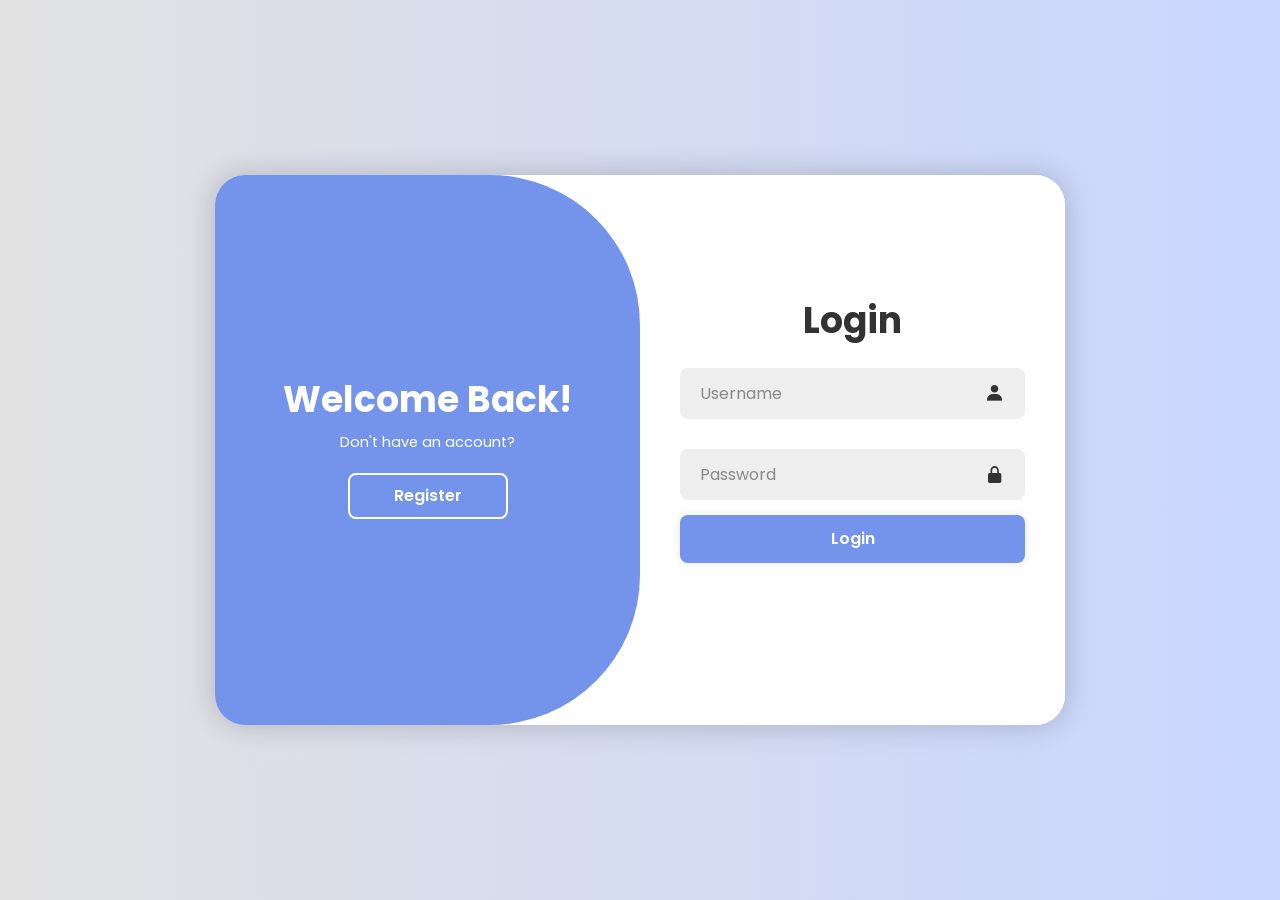
<file: index.html>
<!DOCTYPE html>
<html lang="en">
<head>
    <meta charset="UTF-8">
    <meta name="viewport" content="width=device-width, initial-scale=1.0">
    <title>Jerome - Downloader Regis & Login</title>
    <link rel="stylesheet" href="style.css">
    <link href='https://unpkg.com/boxicons@2.1.4/css/boxicons.min.css' rel='stylesheet'>
</head>
<body>
    <div class="container">
        <div class="form-box login">
            <form id="loginForm">
                <h1>Login</h1>
                <div class="input-box">
                    <input type="text" id="loginUsername" placeholder="Username" required>
                    <i class='bx bxs-user'></i>
                </div>
                <div class="input-box">
                    <input type="password" id="loginPassword" placeholder="Password" required>
                    <i class='bx bxs-lock-alt'></i>
                </div>
                <div class="forgot-link">
                </div>
                <button type="submit" class="btn">Login</button>
                <div id="loginMessage" class="message"></div>
            </form>
        </div>

        <div class="form-box register">
            <form id="registerForm">
                <h1>Registration</h1>
                <div class="input-box">
                    <input type="text" id="regUsername" placeholder="Username" required>
                    <i class='bx bxs-user'></i>
                </div>
                <div class="input-box">
                    <input type="password" id="regPassword" placeholder="Password" required>
                    <i class='bx bxs-lock-alt'></i>
                </div>
                <button type="submit" class="btn">Register</button>
                <div id="registerMessage" class="message"></div>
            </form>
        </div>

        <div class="toggle-box">
            <div class="toggle-panel toggle-left">
                <h1>Welcome Back!</h1>
                <p>Don't have an account?</p>
                <button class="btn register-btn">Register</button>
            </div>

            <div class="toggle-panel toggle-right">
                <h1>Hello, Welcome!</h1>
                <p>Already have an account?</p>
                <button class="btn login-btn">Login</button>
            </div>
        </div>
    </div>

    <!-- No Account Modal -->
    <div id="noAccountModal" class="modal">
        <div class="modal-content">
            <h2>Account Not Found</h2>
            <p>Akun anda belum terdaftar pada web kami. Harap registrasi terlebih dahulu.</p>
            <button id="modalOkBtn" class="btn">OK</button>
        </div>
    </div>

    <script src="script.js"></script>
</body>
</html>
</file>
<file: style.css>
@import url('https://fonts.googleapis.com/css2?family=Poppins:ital,wght@0,100;0,200;0,300;0,400;0,500;0,600;0,700;0,800;0,900;1,100;1,200;1,300;1,400;1,500;1,600;1,700;1,800;1,900&display=swap');

*{
    margin: 0;
    padding: 0;
    box-sizing: border-box;
    font-family: "Poppins", sans-serif;
    text-decoration: none;
    list-style: none;
}

body{
    display: flex;
    justify-content: center;
    align-items: center;
    min-height: 100vh;
    background: linear-gradient(90deg, #e2e2e2, #c9d6ff);
}

.container{
    position: relative;
    width: 850px;
    height: 550px;
    background: #fff;
    margin: 20px;
    border-radius: 30px;
    box-shadow: 0 0 30px rgba(0, 0, 0, .2);
    overflow: hidden;
}

    .container h1{
        font-size: 36px;
        margin: -10px 0;
    }

    .container p{
        font-size: 14.5px;
        margin: 15px 0;
    }

form{ width: 100%; }

.form-box{
    position: absolute;
    right: 0;
    width: 50%;
    height: 100%;
    background: #fff;
    display: flex;
    align-items: center;
    color: #333;
    text-align: center;
    padding: 40px;
    z-index: 1;
    transition: .6s ease-in-out 1.2s, visibility 0s 1s;
}

    .container.active .form-box{ right: 50%; }

    .form-box.register{ visibility: hidden; }
        .container.active .form-box.register{ visibility: visible; }

.input-box{
    position: relative;
    margin: 30px 0;
}

    .input-box input{
        width: 100%;
        padding: 13px 50px 13px 20px;
        background: #eee;
        border-radius: 8px;
        border: none;
        outline: none;
        font-size: 16px;
        color: #333;
        font-weight: 500;
    }

        .input-box input::placeholder{
            color: #888;
            font-weight: 400;
        }
    
    .input-box i{
        position: absolute;
        right: 20px;
        top: 50%;
        transform: translateY(-50%);
        font-size: 20px;
    }

.forgot-link{ margin: -15px 0 15px; }
    .forgot-link a{
        font-size: 14.5px;
        color: #333;
    }

.btn{
    width: 100%;
    height: 48px;
    background: #7494ec;
    border-radius: 8px;
    box-shadow: 0 0 10px rgba(0, 0, 0, .1);
    border: none;
    cursor: pointer;
    font-size: 16px;
    color: #fff;
    font-weight: 600;
}

.social-icons{
    display: flex;
    justify-content: center;
}

    .social-icons a{
        display: inline-flex;
        padding: 10px;
        border: 2px solid #ccc;
        border-radius: 8px;
        font-size: 24px;
        color: #333;
        margin: 0 8px;
    }

.toggle-box{
    position: absolute;
    width: 100%;
    height: 100%;
}

    .toggle-box::before{
        content: '';
        position: absolute;
        left: -250%;
        width: 300%;
        height: 100%;
        background: #7494ec;
        border-radius: 150px;
        z-index: 2;
        transition: 1.8s ease-in-out;
    }

        .container.active .toggle-box::before{ left: 50%; }

.toggle-panel{
    position: absolute;
    width: 50%;
    height: 100%;
    color: #fff;
    display: flex;
    flex-direction: column;
    justify-content: center;
    align-items: center;
    z-index: 2;
    transition: .6s ease-in-out;
}

    .toggle-panel.toggle-left{ 
        left: 0;
        transition-delay: 1.2s; 
    }
        .container.active .toggle-panel.toggle-left{
            left: -50%;
            transition-delay: .6s;
        }

    .toggle-panel.toggle-right{ 
        right: -50%;
        transition-delay: .6s;
    }
        .container.active .toggle-panel.toggle-right{
            right: 0;
            transition-delay: 1.2s;
        }

    .toggle-panel p{ margin-bottom: 20px; }

    .toggle-panel .btn{
        width: 160px;
        height: 46px;
        background: transparent;
        border: 2px solid #fff;
        box-shadow: none;
    }

/* Message Styles */
.message {
    margin-top: 15px;
    padding: 10px;
    border-radius: 8px;
    font-size: 14px;
    text-align: center;
}

.message.error {
    background-color: #ffebee;
    color: #f44336;
}

.message.success {
    background-color: #e8f5e9;
    color: #4caf50;
}

/* Modal Styles */
.modal {
    display: none;
    position: fixed;
    z-index: 100;
    left: 0;
    top: 0;
    width: 100%;
    height: 100%;
    background-color: rgba(0, 0, 0, 0.5);
    justify-content: center;
    align-items: center;
}

.modal-content {
    background-color: #fff;
    padding: 30px;
    border-radius: 15px;
    width: 80%;
    max-width: 400px;
    text-align: center;
    box-shadow: 0 0 20px rgba(0, 0, 0, 0.2);
}

.modal h2 {
    color: #333;
    margin-bottom: 15px;
}

.modal p {
    color: #555;
    margin-bottom: 25px;
}

#modalOkBtn {
    width: 100px;
    background: #7494ec;
}

@media screen and (max-width: 650px){
    .container{ height: calc(100vh - 40px); }

    .form-box{
        bottom: 0;
        width: 100%;
        height: 70%;
    }

        .container.active .form-box{
            right: 0;
            bottom: 30%;
        }

    .toggle-box::before{
        left: 0;
        top: -270%;
        width: 100%;
        height: 300%;
        border-radius: 20vw;
    }

        .container.active .toggle-box::before{
            left: 0;
            top: 70%;
        }

        .container.active .toggle-panel.toggle-left{
            left: 0;
            top: -30%;
        }

    .toggle-panel{ 
        width: 100%;
        height: 30%;
    }
        .toggle-panel.toggle-left{ top: 0; }
        .toggle-panel.toggle-right{
            right: 0;
            bottom: -30%;
        }

            .container.active .toggle-panel.toggle-right{ bottom: 0; }
}

@media screen and (max-width: 400px){
    .form-box { padding: 20px; }

    .toggle-panel h1{font-size: 30px; }
}
</file>
